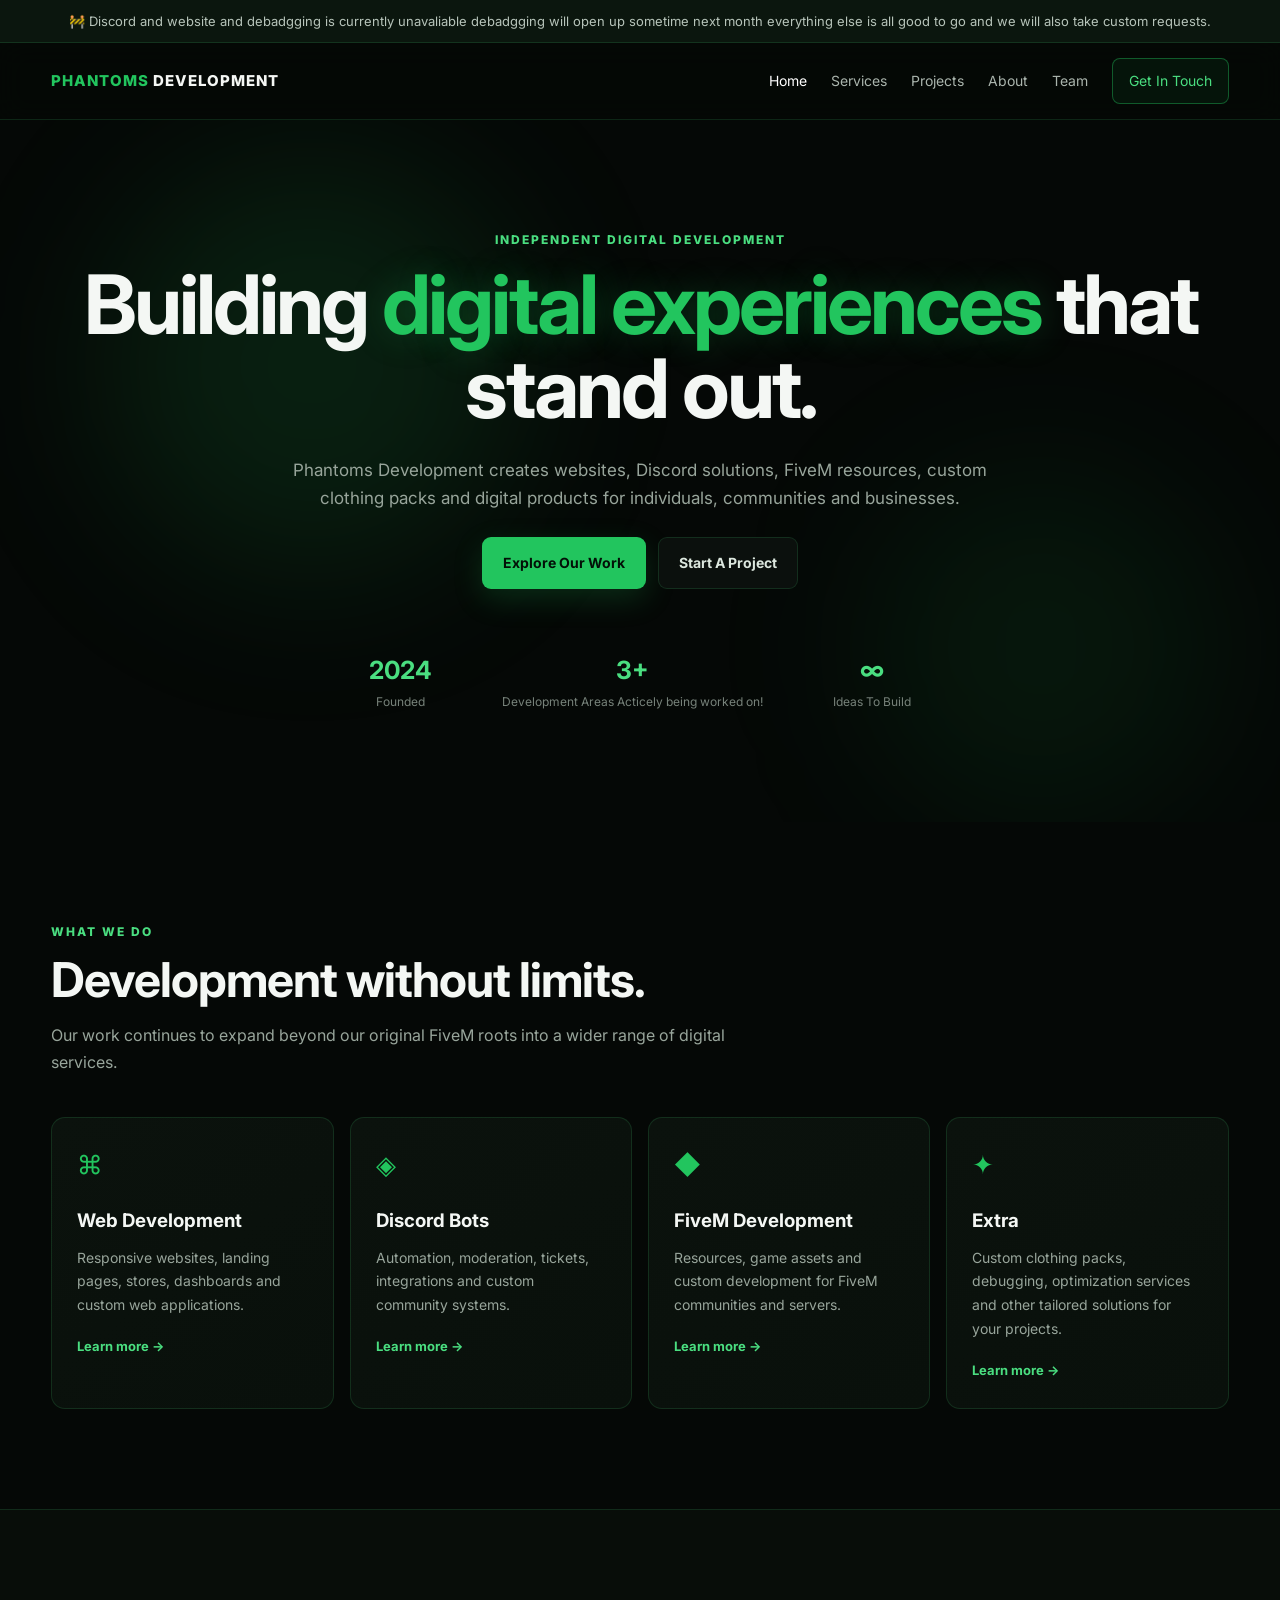
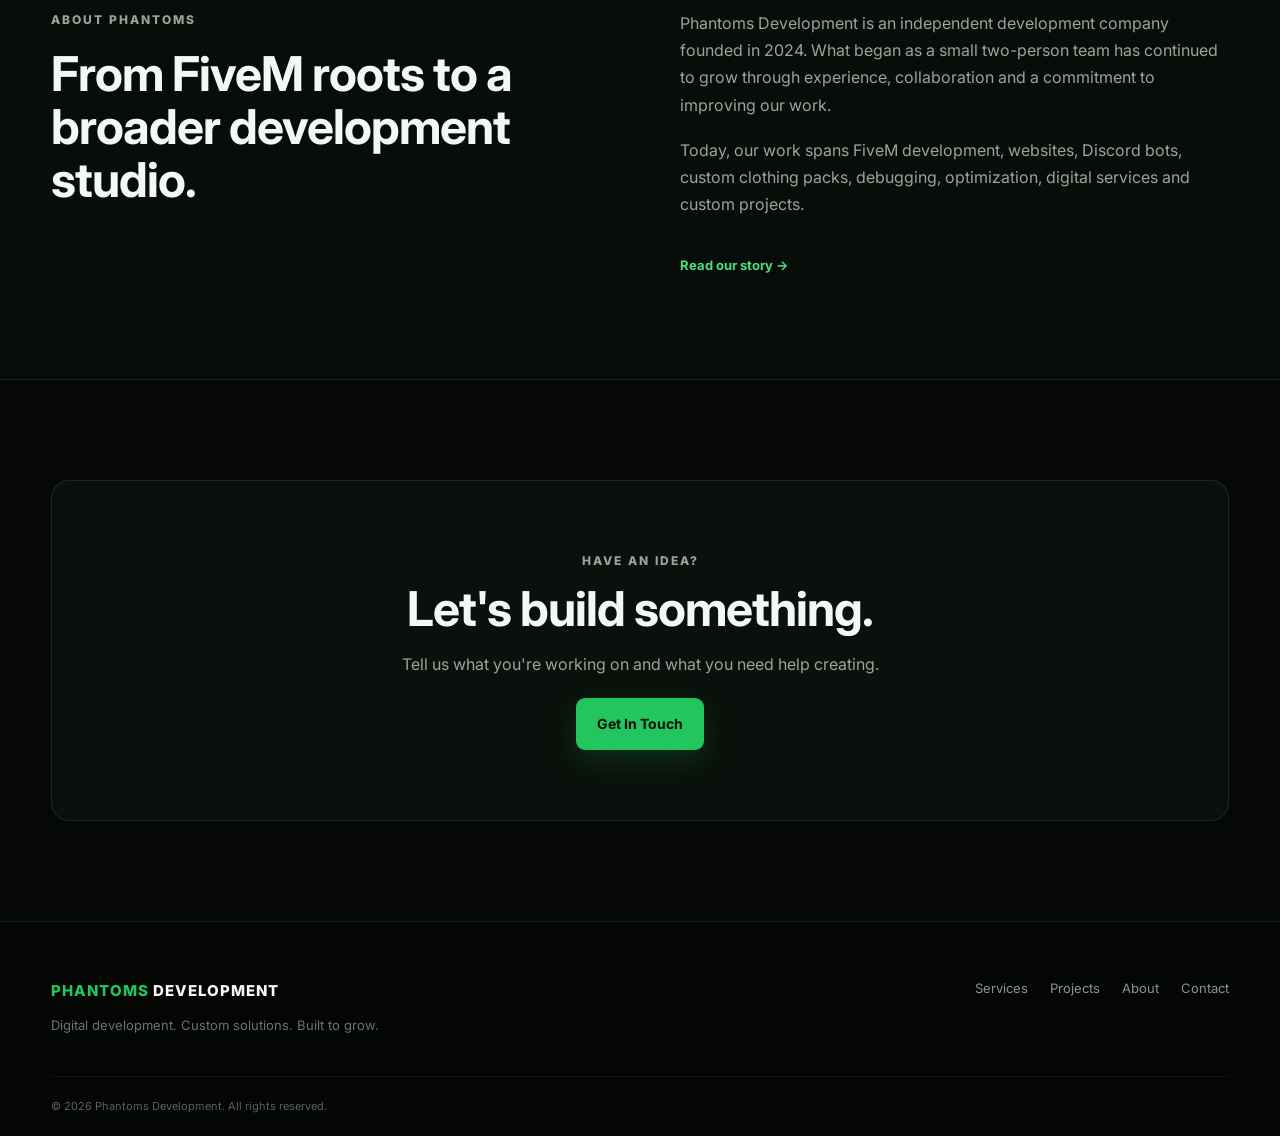
<file: index.html>
<!DOCTYPE html>

<html lang="en">
<head>
    <meta charset="UTF-8">
    <meta name="viewport" content="width=device-width,initial-scale=1">
    <meta name="description" content="Phantoms Development — websites, Discord bots, FiveM development, custom clothing packs, debugging, optimization and custom digital solutions.">
    <title>Phantoms Development | Home</title>
    <link rel="stylesheet" href="css/style.css">
</head>

<body>

<div class="notice">🚧 Discord and website and debadgging is currently unavaliable debadgging will open up sometime next month everything else is all good to go and we will also take custom requests.</div>

<header class="site-header">
    <div class="container nav-wrap">
        <a class="logo" href="index.html">
            <span>PHANTOMS</span> DEVELOPMENT
        </a>

    <button class="menu-toggle" aria-label="Open navigation">☰</button>

    <nav class="nav">
        <a class="active" href="index.html">Home</a>
        <a href="services.html">Services</a>
        <a href="projects.html">Projects</a>
        <a href="about.html">About</a>
        <a href="team.html">Team</a>
        <a class="nav-cta" href="contact.html">Get In Touch</a>
    </nav>
</div>

</header>

<main>

<section class="hero">
    <div class="orb orb-one"></div>
    <div class="orb orb-two"></div>

<div class="container hero-content">
    <p class="eyebrow">INDEPENDENT DIGITAL DEVELOPMENT</p>

    <h1>Building <span>digital experiences</span> that stand out.</h1>

    <p class="hero-text">
        Phantoms Development creates websites, Discord solutions, FiveM resources,
        custom clothing packs and digital products for individuals, communities and businesses.
    </p>

    <div class="hero-buttons">
        <a class="button primary" href="projects.html">Explore Our Work</a>
        <a class="button secondary" href="contact.html">Start A Project</a>
    </div>

    <div class="stats">
        <div>
            <strong>2024</strong>
            <span>Founded</span>
        </div>

        <div>
            <strong>3+</strong>
            <span>Development Areas Acticely being worked on!</span>
        </div>

        <div>
            <strong>∞</strong>
            <span>Ideas To Build</span>
        </div>
    </div>
</div>

</section>

<section class="section">
    <div class="container">


    <div class="section-heading">
        <p class="eyebrow">WHAT WE DO</p>
        <h2>Development without limits.</h2>
        <p>
            Our work continues to expand beyond our original FiveM roots
            into a wider range of digital services.
        </p>
    </div>

    <div class="card-grid">

        <article class="card">
            <div class="icon">⌘</div>
            <h3>Web Development</h3>
            <p>
                Responsive websites, landing pages, stores, dashboards
                and custom web applications.
            </p>
            <a href="services.html">Learn more →</a>
        </article>

        <article class="card">
            <div class="icon">◈</div>
            <h3>Discord Bots</h3>
            <p>
                Automation, moderation, tickets, integrations and
                custom community systems.
            </p>
            <a href="services.html">Learn more →</a>
        </article>

        <article class="card">
            <div class="icon">◆</div>
            <h3>FiveM Development</h3>
            <p>
                Resources, game assets and custom development
                for FiveM communities and servers.
            </p>
            <a href="services.html">Learn more →</a>
        </article>

        <article class="card">
            <div class="icon">✦</div>
            <h3>Extra</h3>
            <p>
                Custom clothing packs, debugging, optimization services
                and other tailored solutions for your projects.
            </p>
            <a href="services.html">Learn more →</a>
        </article>

    </div>
</div>


</section>

<section class="section dark-section">
    <div class="container split">


    <div>
        <p class="eyebrow">ABOUT PHANTOMS</p>
        <h2>From FiveM roots to a broader development studio.</h2>
    </div>

    <div>
        <p>
            Phantoms Development is an independent development company founded in 2024.
            What began as a small two-person team has continued to grow through experience,
            collaboration and a commitment to improving our work.
        </p>

        <p>
            Today, our work spans FiveM development, websites, Discord bots,
            custom clothing packs, debugging, optimization, digital services
            and custom projects.
        </p>

        <a class="text-link" href="about.html">Read our story →</a>
    </div>

</div>


</section>

<section class="section">
    <div class="container cta">
        <p class="eyebrow">HAVE AN IDEA?</p>


    <h2>Let's build something.</h2>

    <p>
        Tell us what you're working on and what you need help creating.
    </p>

    <a class="button primary" href="contact.html">Get In Touch</a>
</div>


</section>

</main>

<footer class="footer">
    <div class="container footer-wrap">


    <div>
        <a class="logo" href="index.html">
            <span>PHANTOMS</span> DEVELOPMENT
        </a>

        <p>Digital development. Custom solutions. Built to grow.</p>
    </div>

    <div class="footer-links">
        <a href="services.html">Services</a>
        <a href="projects.html">Projects</a>
        <a href="about.html">About</a>
        <a href="contact.html">Contact</a>
    </div>

</div>

<div class="container copyright">
    © 2026 Phantoms Development. All rights reserved.
</div>


</footer>

<script src="js/script.js"></script>

</body>
</html>
</file>
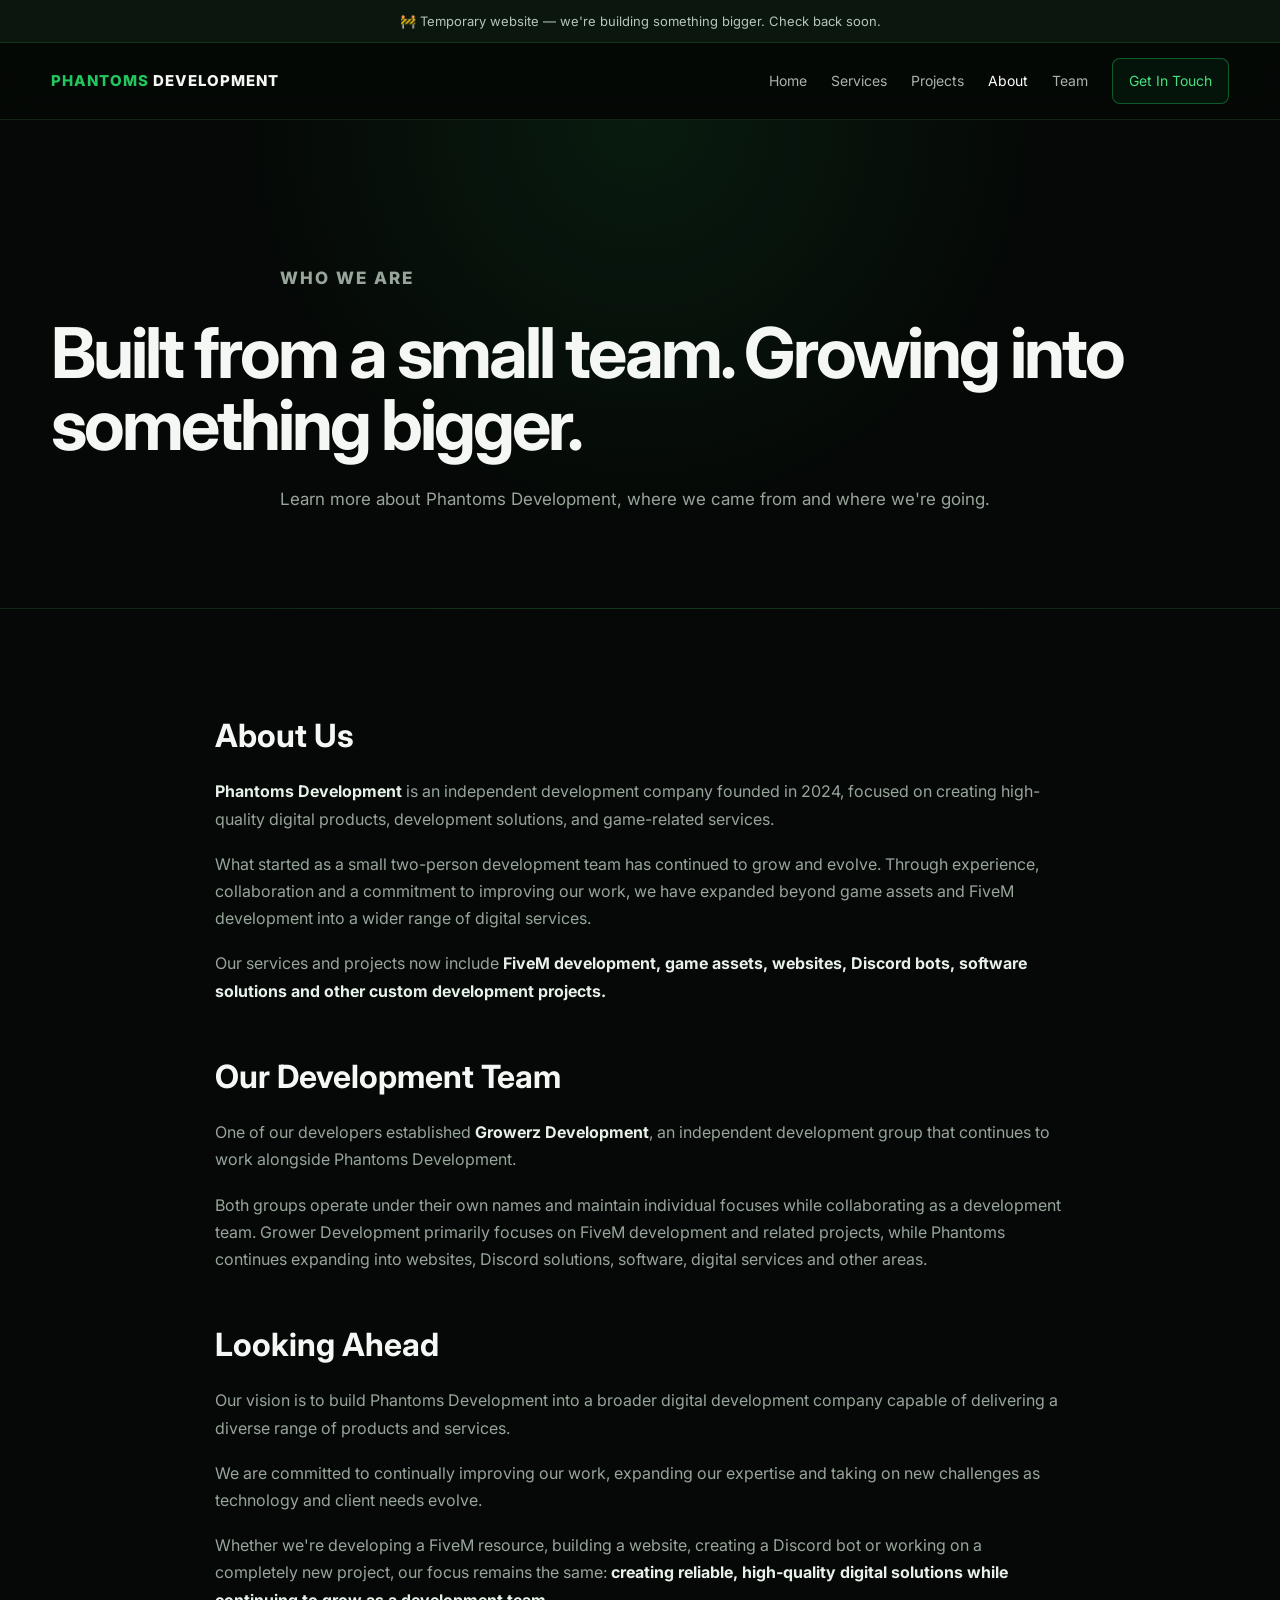
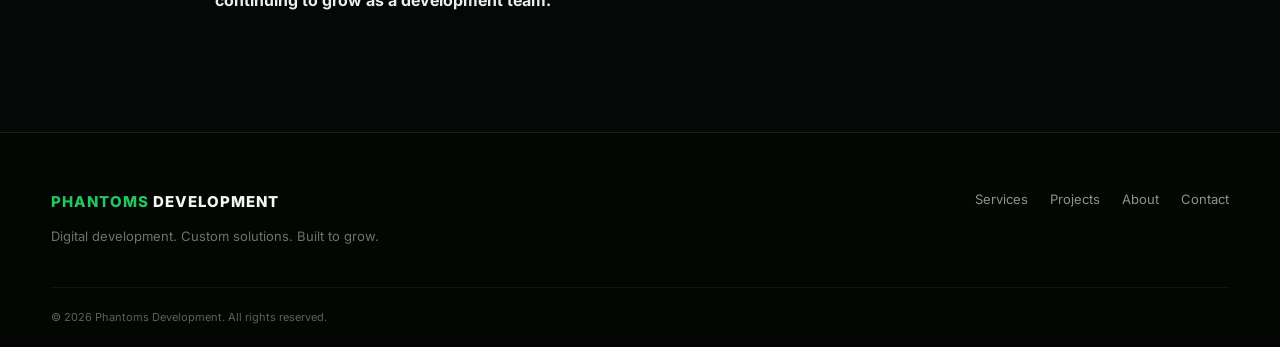
<file: about.html>
<!DOCTYPE html><html lang="en"><head><meta charset="UTF-8"><meta name="viewport" content="width=device-width,initial-scale=1"><meta name="description" content="About Phantoms Development."><title>About | Phantoms Development</title><link rel="stylesheet" href="css/style.css"></head><body><div class="notice">🚧 Temporary website — we're building something bigger. Check back soon.</div><header class="site-header"><div class="container nav-wrap"><a class="logo" href="index.html"><span>PHANTOMS</span> DEVELOPMENT</a><button class="menu-toggle">☰</button><nav class="nav"><a href="index.html">Home</a><a href="services.html">Services</a><a href="projects.html">Projects</a><a class="active" href="about.html">About</a><a href="team.html">Team</a><a class="nav-cta" href="contact.html">Get In Touch</a></nav></div></header><main><section class="page-hero"><div class="container"><p class="eyebrow">WHO WE ARE</p><h1>Built from a small team. Growing into something bigger.</h1><p>Learn more about Phantoms Development, where we came from and where we're going.</p></div></section><section class="section"><div class="container article"><h2>About Us</h2><p><strong>Phantoms Development</strong> is an independent development company founded in 2024, focused on creating high-quality digital products, development solutions, and game-related services.</p><p>What started as a small two-person development team has continued to grow and evolve. Through experience, collaboration and a commitment to improving our work, we have expanded beyond game assets and FiveM development into a wider range of digital services.</p><p>Our services and projects now include <strong>FiveM development, game assets, websites, Discord bots, software solutions and other custom development projects.</strong></p><h2>Our Development Team</h2><p>One of our developers established <strong>Growerz Development</strong>, an independent development group that continues to work alongside Phantoms Development.</p><p>Both groups operate under their own names and maintain individual focuses while collaborating as a development team. Grower Development primarily focuses on FiveM development and related projects, while Phantoms continues expanding into websites, Discord solutions, software, digital services and other areas.</p><h2>Looking Ahead</h2><p>Our vision is to build Phantoms Development into a broader digital development company capable of delivering a diverse range of products and services.</p><p>We are committed to continually improving our work, expanding our expertise and taking on new challenges as technology and client needs evolve.</p><p>Whether we're developing a FiveM resource, building a website, creating a Discord bot or working on a completely new project, our focus remains the same: <strong>creating reliable, high-quality digital solutions while continuing to grow as a development team.</strong></p></div></section></main><footer class="footer"><div class="container footer-wrap"><div><a class="logo" href="index.html"><span>PHANTOMS</span> DEVELOPMENT</a><p>Digital development. Custom solutions. Built to grow.</p></div><div class="footer-links"><a href="services.html">Services</a><a href="projects.html">Projects</a><a href="about.html">About</a><a href="contact.html">Contact</a></div></div><div class="container copyright">© 2026 Phantoms Development. All rights reserved.</div></footer><script src="js/script.js"></script></body></html>
</file>
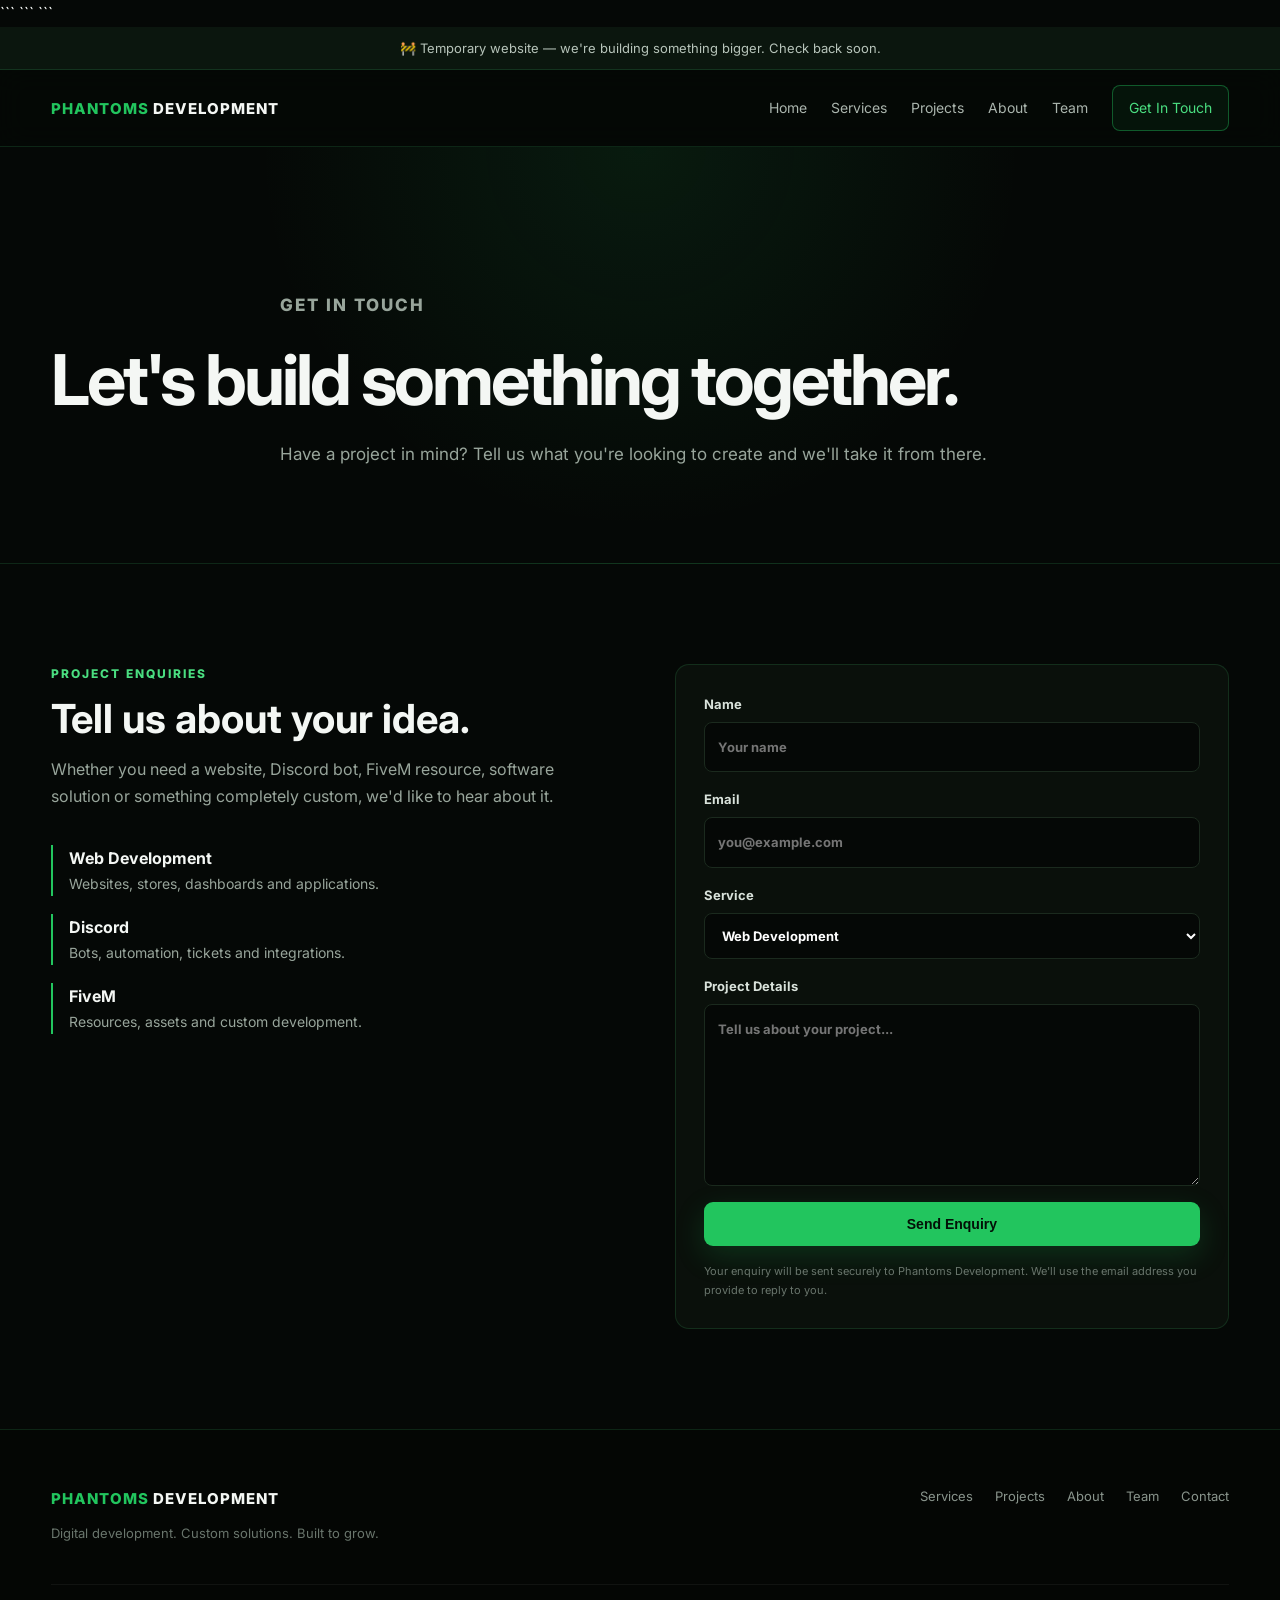
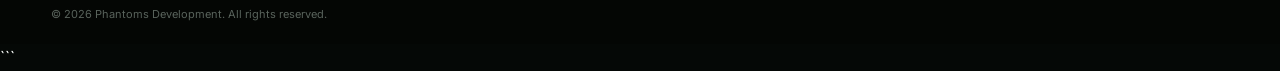
<file: contact.html>
<!DOCTYPE html>

<html lang="en">

<head>
    <meta charset="UTF-8">
    <meta name="viewport" content="width=device-width, initial-scale=1">

```
<meta
    name="description"
    content="Contact Phantoms Development for web development, Discord bots, FiveM development, software and custom projects."
>

<title>Contact | Phantoms Development</title>

<link rel="stylesheet" href="css/style.css">
```

</head>

<body>

```
<div class="notice">
    🚧 Temporary website — we're building something bigger. Check back soon.
</div>

<header class="site-header">
    <div class="container nav-wrap">

        <a class="logo" href="index.html">
            <span>PHANTOMS</span> DEVELOPMENT
        </a>

        <button
            class="menu-toggle"
            type="button"
            aria-label="Open navigation menu"
        >
            ☰
        </button>

        <nav class="nav">
            <a href="index.html">Home</a>
            <a href="services.html">Services</a>
            <a href="projects.html">Projects</a>
            <a href="about.html">About</a>
            <a href="team.html">Team</a>
            <a class="nav-cta active" href="contact.html">
                Get In Touch
            </a>
        </nav>

    </div>
</header>

<main>

    <section class="page-hero">
        <div class="container">

            <p class="eyebrow">GET IN TOUCH</p>

            <h1>Let's build something together.</h1>

            <p>
                Have a project in mind? Tell us what you're looking to
                create and we'll take it from there.
            </p>

        </div>
    </section>


    <section class="section">

        <div class="container contact-grid">

            <div>

                <p class="eyebrow">PROJECT ENQUIRIES</p>

                <h2>Tell us about your idea.</h2>

                <p>
                    Whether you need a website, Discord bot, FiveM
                    resource, software solution or something completely
                    custom, we'd like to hear about it.
                </p>

                <div class="contact-points">

                    <div>
                        <strong>Web Development</strong>
                        <span>
                            Websites, stores, dashboards and applications.
                        </span>
                    </div>

                    <div>
                        <strong>Discord</strong>
                        <span>
                            Bots, automation, tickets and integrations.
                        </span>
                    </div>

                    <div>
                        <strong>FiveM</strong>
                        <span>
                            Resources, assets and custom development.
                        </span>
                    </div>

                </div>

            </div>


            <!-- FORM -->
            <form
                class="contact-form"
                id="contactForm"
                action="https://formspree.io/f/xaenrvnv"
                method="POST"
            >

                <label>
                    Name

                    <input
                        required
                        type="text"
                        name="name"
                        placeholder="Your name"
                        autocomplete="name"
                    >
                </label>


                <label>
                    Email

                    <input
                        required
                        type="email"
                        name="email"
                        placeholder="you@example.com"
                        autocomplete="email"
                    >
                </label>


                <label>
                    Service

                    <select
                        name="service"
                        required
                    >
                        <option value="Web Development">
                            Web Development
                        </option>

                        <option value="Discord Bot">
                            Discord Bot
                        </option>

                        <option value="FiveM Development">
                            FiveM Development
                        </option>
                          
                        <option value="Custom Project">
                            Custom Project
                        </option>

                        <option value="Other">
                            Other
                        </option>
                    </select>

                </label>


                <label>
                    Project Details

                    <textarea
                        required
                        name="message"
                        rows="7"
                        placeholder="Tell us about your project..."
                    ></textarea>
                </label>


                <!-- Formspree email/reply information -->
                <input
                    type="hidden"
                    name="_subject"
                    value="New Phantoms Development Enquiry"
                >


                <button
                    class="button primary"
                    type="submit"
                >
                    Send Enquiry
                </button>


                <p class="form-note">
                    Your enquiry will be sent securely to Phantoms
                    Development. We'll use the email address you provide
                    to reply to you.
                </p>

            </form>

        </div>

    </section>

</main>


<footer class="footer">

    <div class="container footer-wrap">

        <div>

            <a class="logo" href="index.html">
                <span>PHANTOMS</span> DEVELOPMENT
            </a>

            <p>
                Digital development. Custom solutions. Built to grow.
            </p>

        </div>


        <div class="footer-links">

            <a href="services.html">Services</a>
            <a href="projects.html">Projects</a>
            <a href="about.html">About</a>
            <a href="team.html">Team</a>
            <a href="contact.html">Contact</a>

        </div>

    </div>


    <div class="container copyright">
        © 2026 Phantoms Development. All rights reserved.
    </div>

</footer>


<script src="js/script.js"></script>
```

</body>

</html>
</file>
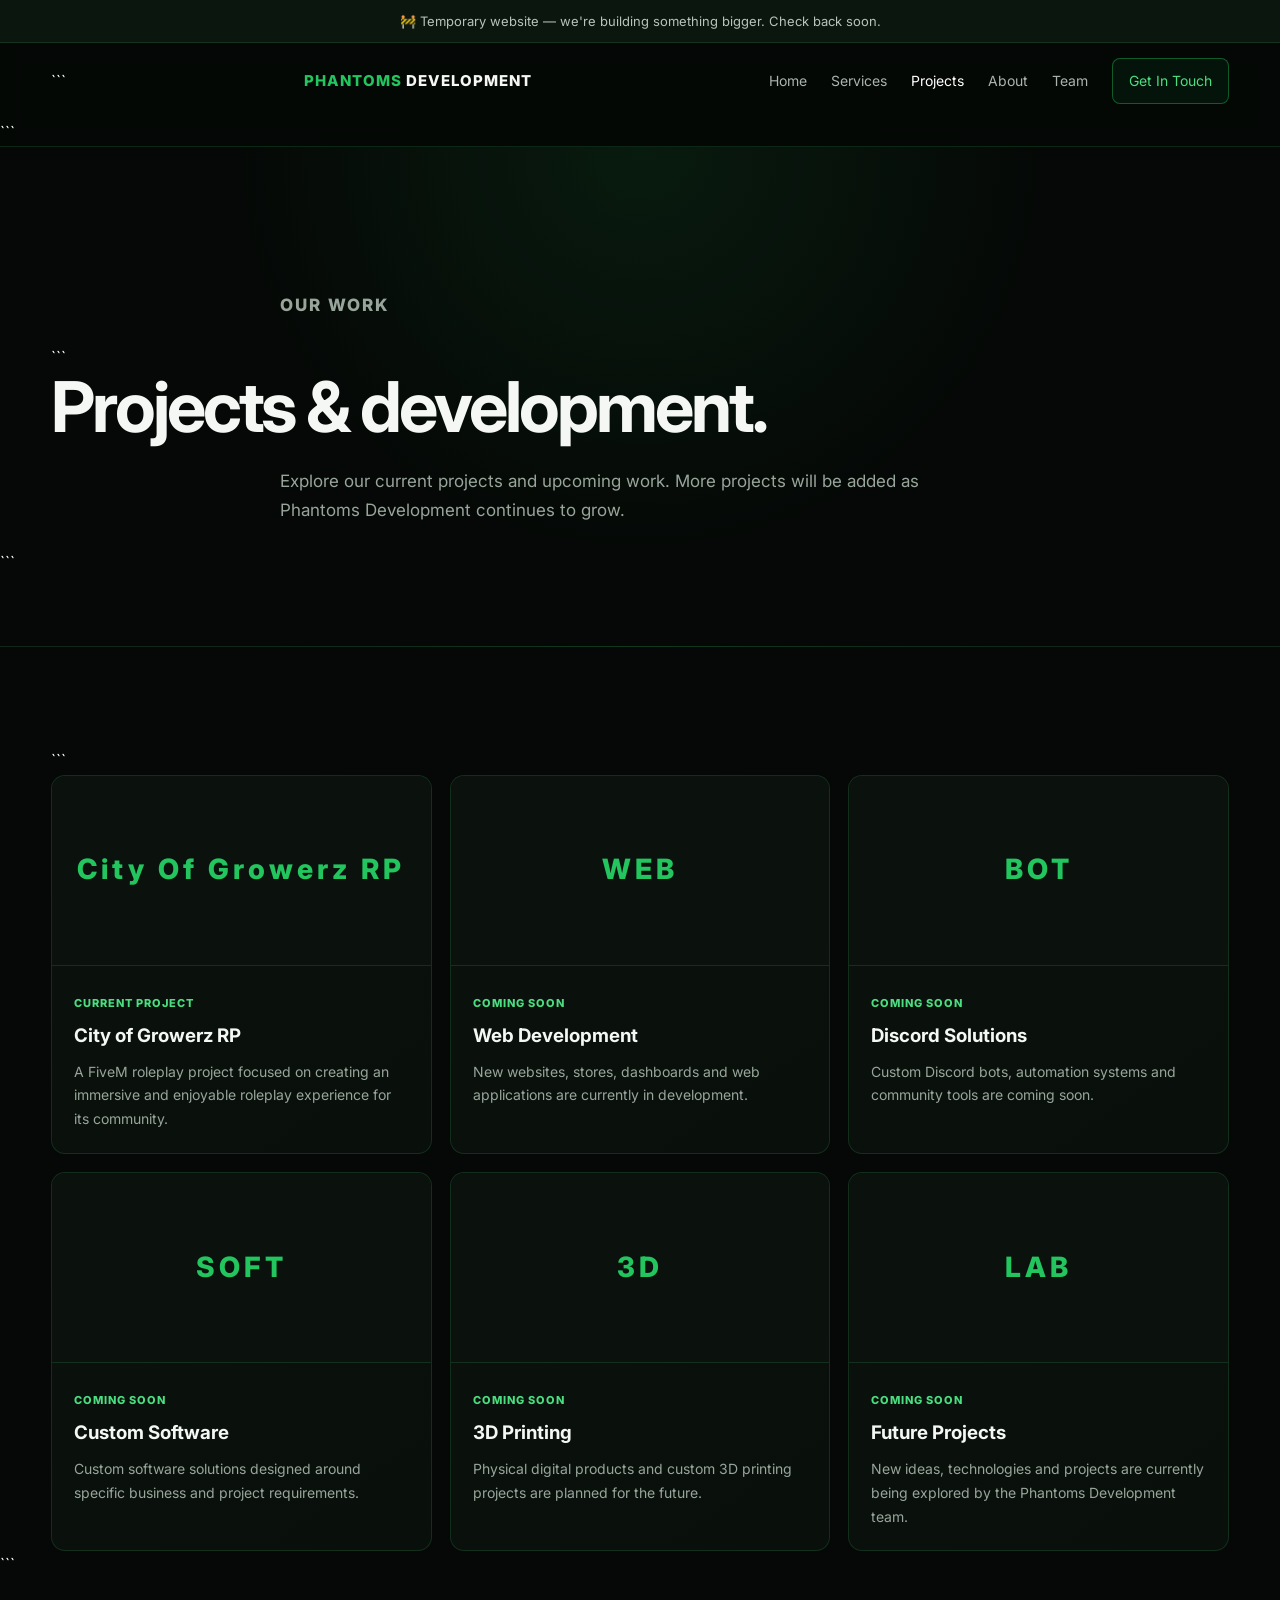
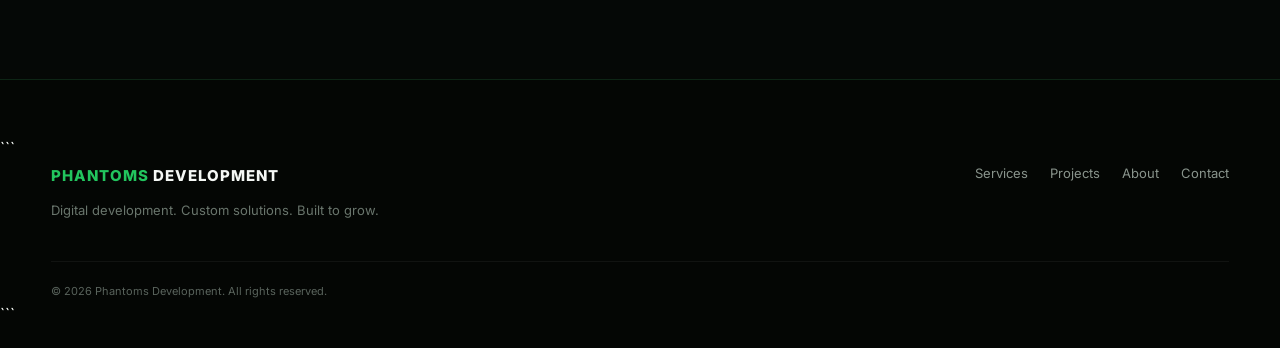
<file: projects.html>
<!DOCTYPE html>

<html lang="en">
<head>
    <meta charset="UTF-8">
    <meta name="viewport" content="width=device-width, initial-scale=1">
    <meta name="description" content="Phantoms Development projects.">
    <title>Projects | Phantoms Development</title>
    <link rel="stylesheet" href="css/style.css">
</head>

<body>

<div class="notice">
    🚧 Temporary website — we're building something bigger. Check back soon.
</div>

<header class="site-header">
    <div class="container nav-wrap">

```
    <a class="logo" href="index.html">
        <span>PHANTOMS</span> DEVELOPMENT
    </a>

    <button class="menu-toggle" type="button">☰</button>

    <nav class="nav">
        <a href="index.html">Home</a>
        <a href="services.html">Services</a>
        <a class="active" href="projects.html">Projects</a>
        <a href="about.html">About</a>
        <a href="team.html">Team</a>
        <a class="nav-cta" href="contact.html">Get In Touch</a>
    </nav>

</div>
```

</header>

<main>

<section class="page-hero">
    <div class="container">
        <p class="eyebrow">OUR WORK</p>

```
    <h1>Projects & development.</h1>

    <p>
        Explore our current projects and upcoming work.
        More projects will be added as Phantoms Development continues to grow.
    </p>
</div>
```

</section>

<section class="section">
    <div class="container">

```
    <div class="project-grid">

        <!-- ACTIVE PROJECT -->
        <article class="project-card">
            <div class="project-art">City Of Growerz RP</div>

            <div class="project-body">
                <span>CURRENT PROJECT</span>

                <h3>City of Growerz RP</h3>

                <p>
                    A FiveM roleplay project focused on creating an immersive
                    and enjoyable roleplay experience for its community.
                </p>
            </div>
        </article>

        <!-- COMING SOON -->
        <article class="project-card">
            <div class="project-art">WEB</div>

            <div class="project-body">
                <span>COMING SOON</span>

                <h3>Web Development</h3>

                <p>
                    New websites, stores, dashboards and web applications
                    are currently in development.
                </p>
            </div>
        </article>

        <!-- COMING SOON -->
        <article class="project-card">
            <div class="project-art">BOT</div>

            <div class="project-body">
                <span>COMING SOON</span>

                <h3>Discord Solutions</h3>

                <p>
                    Custom Discord bots, automation systems and community
                    tools are coming soon.
                </p>
            </div>
        </article>

        <!-- COMING SOON -->
        <article class="project-card">
            <div class="project-art">SOFT</div>

            <div class="project-body">
                <span>COMING SOON</span>

                <h3>Custom Software</h3>

                <p>
                    Custom software solutions designed around specific
                    business and project requirements.
                </p>
            </div>
        </article>

        <!-- COMING SOON -->
        <article class="project-card">
            <div class="project-art">3D</div>

            <div class="project-body">
                <span>COMING SOON</span>

                <h3>3D Printing</h3>

                <p>
                    Physical digital products and custom 3D printing
                    projects are planned for the future.
                </p>
            </div>
        </article>

        <!-- COMING SOON -->
        <article class="project-card">
            <div class="project-art">LAB</div>

            <div class="project-body">
                <span>COMING SOON</span>

                <h3>Future Projects</h3>

                <p>
                    New ideas, technologies and projects are currently
                    being explored by the Phantoms Development team.
                </p>
            </div>
        </article>

    </div>

</div>
```

</section>

</main>

<footer class="footer">

```
<div class="container footer-wrap">

    <div>
        <a class="logo" href="index.html">
            <span>PHANTOMS</span> DEVELOPMENT
        </a>

        <p>
            Digital development. Custom solutions. Built to grow.
        </p>
    </div>

    <div class="footer-links">
        <a href="services.html">Services</a>
        <a href="projects.html">Projects</a>
        <a href="about.html">About</a>
        <a href="contact.html">Contact</a>
    </div>

</div>

<div class="container copyright">
    © 2026 Phantoms Development. All rights reserved.
</div>
```

</footer>

<script src="js/script.js"></script>

</body>
</html>
</file>
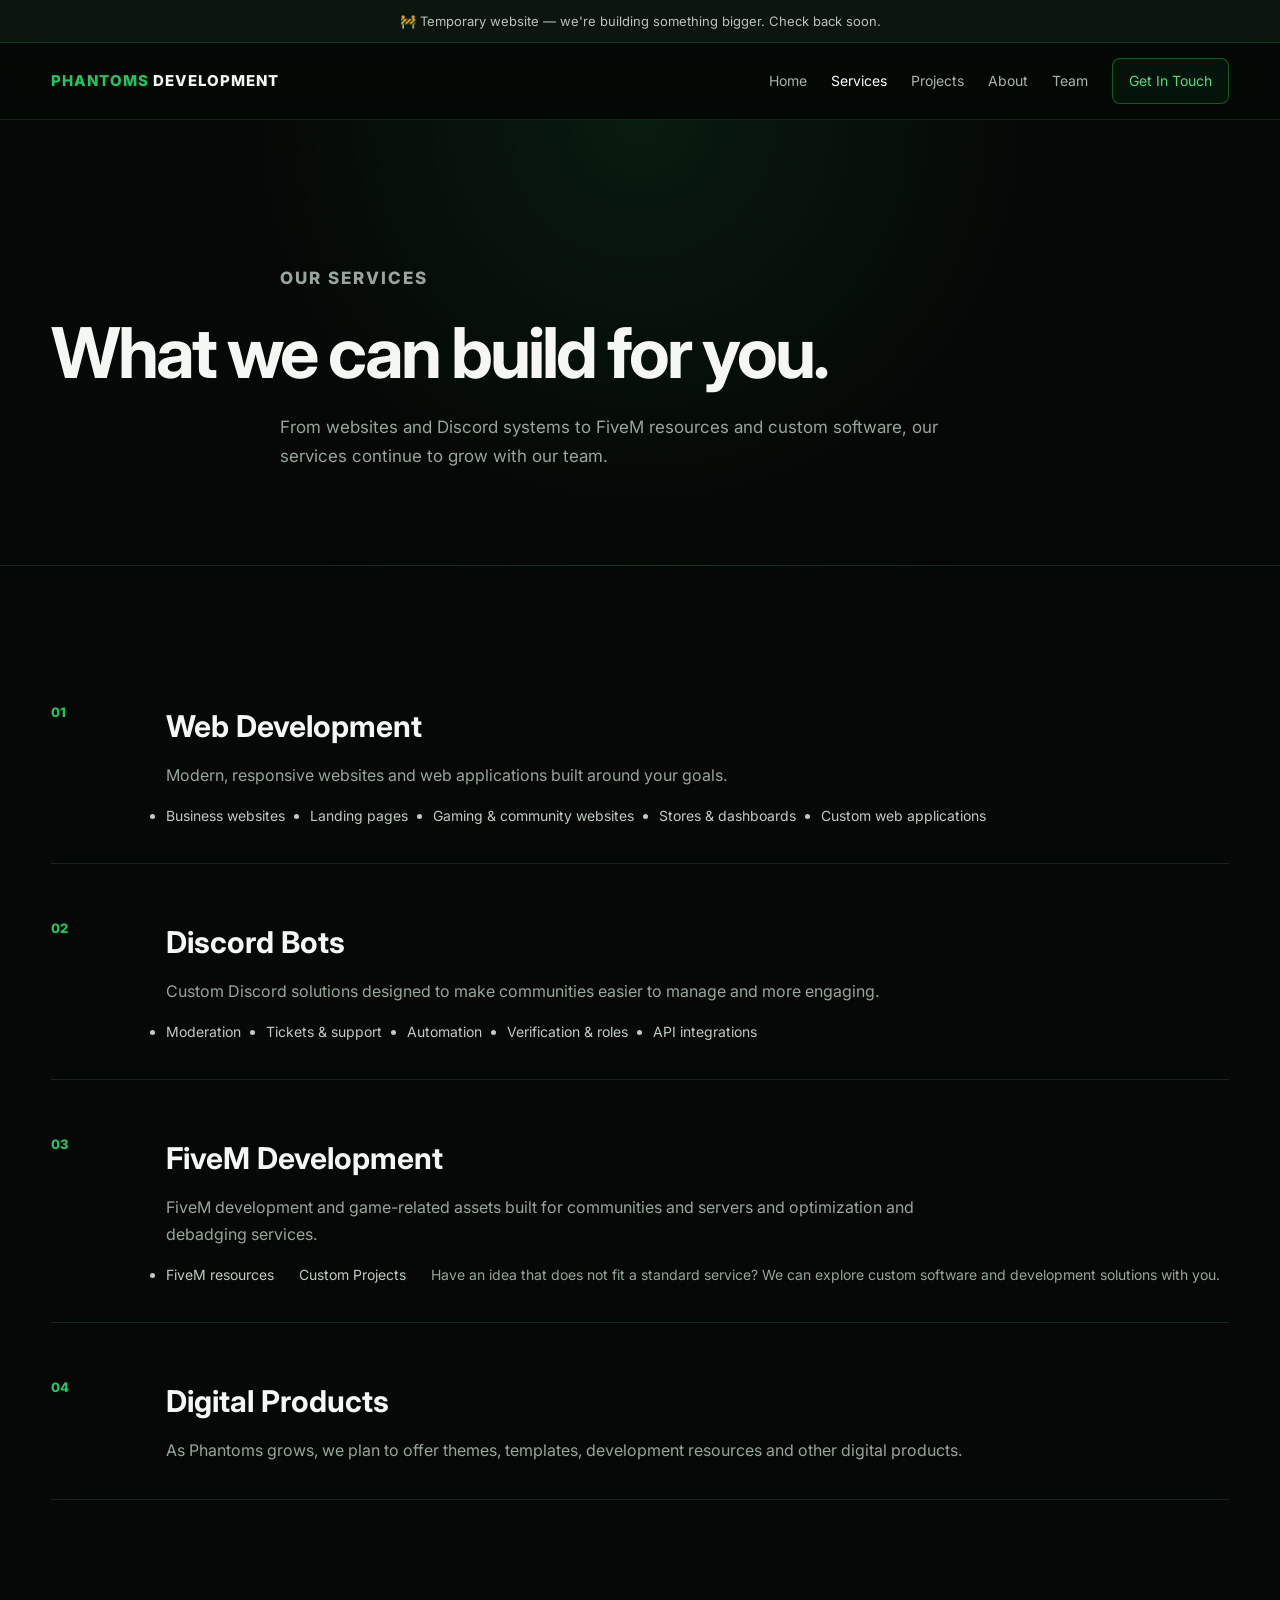
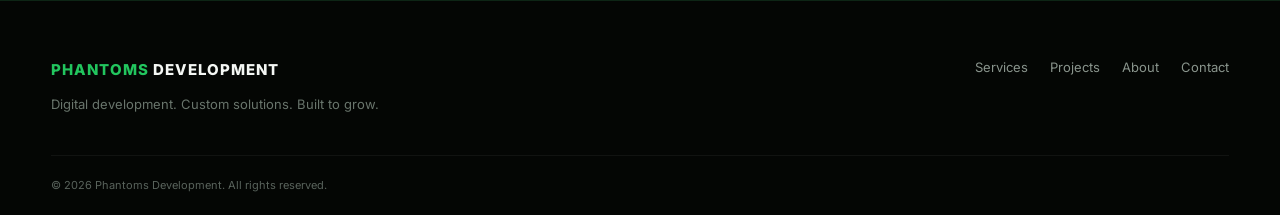
<file: services.html>
<!DOCTYPE html><html lang="en"><head><meta charset="UTF-8"><meta name="viewport" content="width=device-width,initial-scale=1"><meta name="description" content="Phantoms Development services."><title>Services | Phantoms Development</title><link rel="stylesheet" href="css/style.css"></head><body><div class="notice">🚧 Temporary website — we're building something bigger. Check back soon.</div><header class="site-header"><div class="container nav-wrap"><a class="logo" href="index.html"><span>PHANTOMS</span> DEVELOPMENT</a><button class="menu-toggle">☰</button><nav class="nav"><a href="index.html">Home</a><a class="active" href="services.html">Services</a><a href="projects.html">Projects</a><a href="about.html">About</a><a href="team.html">Team</a><a class="nav-cta" href="contact.html">Get In Touch</a></nav></div></header><main><section class="page-hero"><div class="container"><p class="eyebrow">OUR SERVICES</p><h1>What we can build for you.</h1><p>From websites and Discord systems to FiveM resources and custom software, our services continue to grow with our team.</p></div></section><section class="section"><div class="container service-list"><article class="service-row"><span class="service-number">01</span><div><h2>Web Development</h2><p>Modern, responsive websites and web applications built around your goals.</p><ul><li>Business websites</li><li>Landing pages</li><li>Gaming & community websites</li><li>Stores & dashboards</li><li>Custom web applications</li></ul></div></article><article class="service-row"><span class="service-number">02</span><div><h2>Discord Bots</h2><p>Custom Discord solutions designed to make communities easier to manage and more engaging.</p><ul><li>Moderation</li><li>Tickets & support</li><li>Automation</li><li>Verification & roles</li><li>API integrations</li></ul></div></article><article class="service-row"><span class="service-number">03</span><div><h2>FiveM Development</h2><p>FiveM development and game-related assets built for communities and servers and optimization and debadging services.</p><ul><li>FiveM resources</li>Custom Projects</h2><p>Have an idea that does not fit a standard service? We can explore custom software and development solutions with you.</p></div></article><article class="service-row"><span class="service-number">04</span><div><h2>Digital Products</h2><p>As Phantoms grows, we plan to offer themes, templates, development resources and other digital products.</p></div></article></div></section></main><footer class="footer"><div class="container footer-wrap"><div><a class="logo" href="index.html"><span>PHANTOMS</span> DEVELOPMENT</a><p>Digital development. Custom solutions. Built to grow.</p></div><div class="footer-links"><a href="services.html">Services</a><a href="projects.html">Projects</a><a href="about.html">About</a><a href="contact.html">Contact</a></div></div><div class="container copyright">© 2026 Phantoms Development. All rights reserved.</div></footer><script src="js/script.js"></script></body></html>
</file>
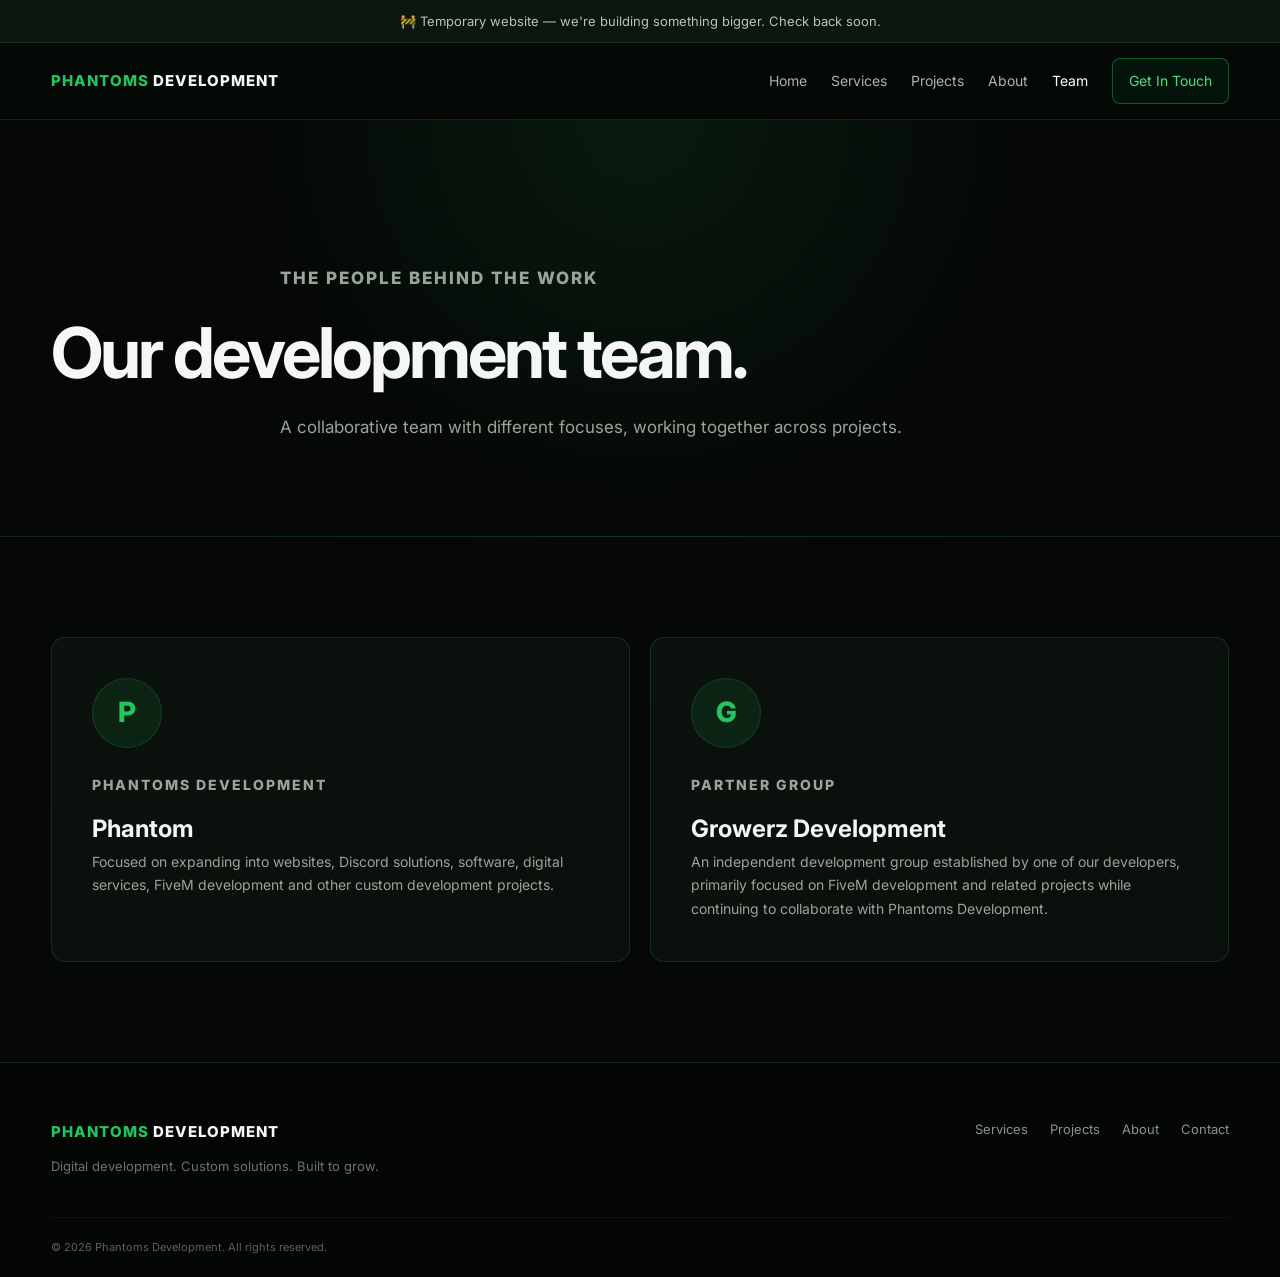
<file: team.html>
<!DOCTYPE html><html lang="en"><head><meta charset="UTF-8"><meta name="viewport" content="width=device-width,initial-scale=1"><meta name="description" content="Phantoms Development team."><title>Team | Phantoms Development</title><link rel="stylesheet" href="css/style.css"></head><body><div class="notice">🚧 Temporary website — we're building something bigger. Check back soon.</div><header class="site-header"><div class="container nav-wrap"><a class="logo" href="index.html"><span>PHANTOMS</span> DEVELOPMENT</a><button class="menu-toggle">☰</button><nav class="nav"><a href="index.html">Home</a><a href="services.html">Services</a><a href="projects.html">Projects</a><a href="about.html">About</a><a class="active" href="team.html">Team</a><a class="nav-cta" href="contact.html">Get In Touch</a></nav></div></header><main><section class="page-hero"><div class="container"><p class="eyebrow">THE PEOPLE BEHIND THE WORK</p><h1>Our development team.</h1><p>A collaborative team with different focuses, working together across projects.</p></div></section><section class="section"><div class="container team-grid"><article class="team-card"><div class="avatar">P</div><p class="eyebrow">PHANTOMS DEVELOPMENT</p><h2>Phantom</h2><p>Focused on expanding into websites, Discord solutions, software, digital services, FiveM development and other custom development projects.</p></article><article class="team-card"><div class="avatar">G</div><p class="eyebrow">PARTNER GROUP</p><h2>Growerz Development</h2><p>An independent development group established by one of our developers, primarily focused on FiveM development and related projects while continuing to collaborate with Phantoms Development.</p></article></div></section></main><footer class="footer"><div class="container footer-wrap"><div><a class="logo" href="index.html"><span>PHANTOMS</span> DEVELOPMENT</a><p>Digital development. Custom solutions. Built to grow.</p></div><div class="footer-links"><a href="services.html">Services</a><a href="projects.html">Projects</a><a href="about.html">About</a><a href="contact.html">Contact</a></div></div><div class="container copyright">© 2026 Phantoms Development. All rights reserved.</div></footer><script src="js/script.js"></script></body></html>
</file>
<file: css/style.css>
@import url('https://fonts.googleapis.com/css2?family=Inter:wght@400;500;600;700;800&display=swap');
:root{--bg:#050806;--green:#22c55e;--bright:#4ade80;--text:#f4f7f4;--muted:#98a59b;--border:rgba(74,222,128,.14);--max:1180px}*{box-sizing:border-box;margin:0;padding:0}html{scroll-behavior:smooth}body{font-family:Inter,Arial,sans-serif;background:var(--bg);color:var(--text);line-height:1.7}a{color:inherit;text-decoration:none}.container{width:min(92%,var(--max));margin:auto}.notice{text-align:center;background:#0b160e;border-bottom:1px solid var(--border);color:#b7c4ba;padding:10px;font-size:13px}.site-header{position:sticky;top:0;z-index:20;background:rgba(5,8,6,.88);backdrop-filter:blur(14px);border-bottom:1px solid var(--border)}.nav-wrap{min-height:76px;display:flex;align-items:center;justify-content:space-between;gap:30px}.logo{font-size:15px;font-weight:800;letter-spacing:1px}.logo span{color:var(--green)}.nav{display:flex;align-items:center;gap:24px}.nav a{color:#aab5ad;font-size:14px;transition:.2s}.nav a:hover,.nav a.active{color:#fff}.nav-cta{padding:10px 16px;border:1px solid rgba(34,197,94,.4);border-radius:8px;color:var(--bright)!important;background:rgba(34,197,94,.07)}.menu-toggle{display:none;background:none;border:0;color:#fff;font-size:25px}.hero{min-height:78vh;display:grid;place-items:center;text-align:center;position:relative;overflow:hidden}.orb{position:absolute;border-radius:50%;filter:blur(80px);pointer-events:none}.orb-one{width:420px;height:420px;background:rgba(34,197,94,.12);top:5%;left:8%}.orb-two{width:350px;height:350px;background:rgba(34,197,94,.08);right:5%;bottom:0}.hero-content{position:relative;z-index:1}.eyebrow{color:var(--bright);font-size:12px;font-weight:800;letter-spacing:2px;margin-bottom:12px}h1{font-size:clamp(42px,7vw,82px);line-height:1.03;letter-spacing:-3px}h1 span{color:var(--green);text-shadow:0 0 35px rgba(34,197,94,.25)}.hero-text,.page-hero p{max-width:720px;margin:24px auto;color:var(--muted);font-size:17px}.hero-buttons{display:flex;justify-content:center;gap:12px;flex-wrap:wrap}.button{display:inline-block;border-radius:9px;padding:13px 20px;font-weight:700;font-size:14px;transition:.2s;border:1px solid transparent;cursor:pointer}.button:hover{transform:translateY(-2px)}.primary{background:var(--green);color:#031007;box-shadow:0 10px 30px rgba(34,197,94,.18)}.primary:hover{background:var(--bright)}.secondary{border-color:var(--border);background:#0b100d;color:#dce7de}.stats{display:flex;justify-content:center;gap:70px;margin-top:60px}.stats div{display:flex;flex-direction:column}.stats strong{font-size:25px;color:var(--bright)}.stats span{font-size:12px;color:#77827a}.section{padding:100px 0}.dark-section{background:#080d09;border-top:1px solid var(--border);border-bottom:1px solid var(--border)}.section-heading{max-width:700px;margin-bottom:40px}.section-heading h2,.split h2,.cta h2{font-size:clamp(30px,4vw,48px);line-height:1.1;margin-bottom:15px;letter-spacing:-1px}.section-heading>p:last-child,.split p,.cta>p{color:var(--muted)}.card-grid{display:grid;grid-template-columns:repeat(4,1fr);gap:16px}.card,.project-card,.team-card{background:linear-gradient(145deg,#0b120d,#09100b);border:1px solid var(--border);border-radius:14px;padding:25px;transition:.25s}.card:hover,.project-card:hover,.team-card:hover{transform:translateY(-5px);border-color:rgba(74,222,128,.35);box-shadow:0 15px 50px rgba(0,0,0,.25)}.icon{color:var(--green);font-size:26px;margin-bottom:18px}.card h3{margin-bottom:9px}.card p,.project-body p,.team-card p{color:var(--muted);font-size:14px}.card a,.text-link{display:inline-block;color:var(--bright);font-size:13px;font-weight:700;margin-top:18px}.split{display:grid;grid-template-columns:1fr 1fr;gap:80px;align-items:start}.split p{margin-bottom:18px}.cta{text-align:center;border:1px solid var(--border);border-radius:18px;padding:70px 25px;background:#0a100b}.cta .button{margin-top:20px}.page-hero{padding:120px 0 70px;background:radial-gradient(circle at 50% 0,rgba(34,197,94,.1),transparent 50%);border-bottom:1px solid var(--border)}.page-hero h1{font-size:clamp(42px,6vw,70px)}.service-list{display:grid;gap:18px}.service-row{display:grid;grid-template-columns:90px 1fr;gap:25px;padding:35px 0;border-bottom:1px solid var(--border)}.service-number{font-size:13px;color:var(--green);font-weight:800}.service-row h2{font-size:30px;margin-bottom:10px}.service-row p{color:var(--muted);max-width:800px}.service-row ul{display:flex;flex-wrap:wrap;gap:8px 25px;margin-top:15px;color:#c0cbc2;font-size:14px}.project-grid{display:grid;grid-template-columns:repeat(3,1fr);gap:18px}.project-card{padding:0;overflow:hidden}.project-art{height:190px;display:grid;place-items:center;background:#0b120d;color:var(--green);font-weight:800;letter-spacing:4px;font-size:28px;border-bottom:1px solid var(--border)}.project-body{padding:22px}.project-body span{font-size:11px;color:var(--bright);font-weight:800;letter-spacing:1px}.project-body h3{margin:5px 0 8px}.article{max-width:850px}.article h2{font-size:32px;margin:45px 0 15px}.article h2:first-child{margin-top:0}.article p{color:var(--muted);margin-bottom:18px}.article strong{color:#e8f1e9}.team-grid{display:grid;grid-template-columns:1fr 1fr;gap:20px}.team-card{padding:40px}.avatar{width:70px;height:70px;border-radius:50%;display:grid;place-items:center;background:rgba(34,197,94,.1);border:1px solid var(--border);color:var(--green);font-size:28px;font-weight:800;margin-bottom:25px}.contact-grid{display:grid;grid-template-columns:1fr 1fr;gap:70px}.contact-grid h2{font-size:40px;line-height:1.1;margin-bottom:15px}.contact-grid>div>p:not(.eyebrow){color:var(--muted)}.contact-points{margin-top:35px;display:grid;gap:18px}.contact-points div{border-left:2px solid var(--green);padding-left:16px;display:flex;flex-direction:column}.contact-points span{color:var(--muted);font-size:14px}.contact-form{display:grid;gap:16px;background:#0a100b;border:1px solid var(--border);padding:28px;border-radius:14px}.contact-form label{display:grid;gap:7px;font-size:13px;font-weight:700;color:#d9e2db}.contact-form input,.contact-form select,.contact-form textarea{width:100%;background:#050806;border:1px solid #1b2a1e;border-radius:8px;padding:13px;color:#fff;font:inherit;outline:none}.contact-form input:focus,.contact-form select:focus,.contact-form textarea:focus{border-color:rgba(34,197,94,.6);box-shadow:0 0 0 3px rgba(34,197,94,.08)}.form-note{color:#69756c;font-size:11px}.footer{border-top:1px solid var(--border);padding:55px 0 20px;background:#040604}.footer-wrap{display:flex;justify-content:space-between;gap:30px}.footer p{color:#69756c;font-size:13px;margin-top:10px}.footer-links{display:flex;gap:22px}.footer-links a{color:#89948c;font-size:13px}.copyright{border-top:1px solid rgba(255,255,255,.05);margin-top:40px;padding-top:20px;color:#59635c;font-size:11px}@media(max-width:900px){.card-grid{grid-template-columns:repeat(2,1fr)}.project-grid{grid-template-columns:repeat(2,1fr)}.contact-grid,.split{grid-template-columns:1fr;gap:45px}.stats{gap:35px}}@media(max-width:700px){.menu-toggle{display:block}.nav{display:none;position:absolute;left:0;right:0;top:76px;background:#070b08;border-bottom:1px solid var(--border);padding:18px 4%;flex-direction:column;align-items:stretch}.nav.open{display:flex}.nav a{padding:8px}.nav-cta{text-align:center}.card-grid,.project-grid,.team-grid{grid-template-columns:1fr}.service-row{grid-template-columns:1fr;gap:8px}.hero{min-height:70vh}.stats{flex-direction:column;gap:15px;margin-top:40px}.footer-wrap{flex-direction:column}.footer-links{flex-wrap:wrap}.section{padding:75px 0}}
</file>
